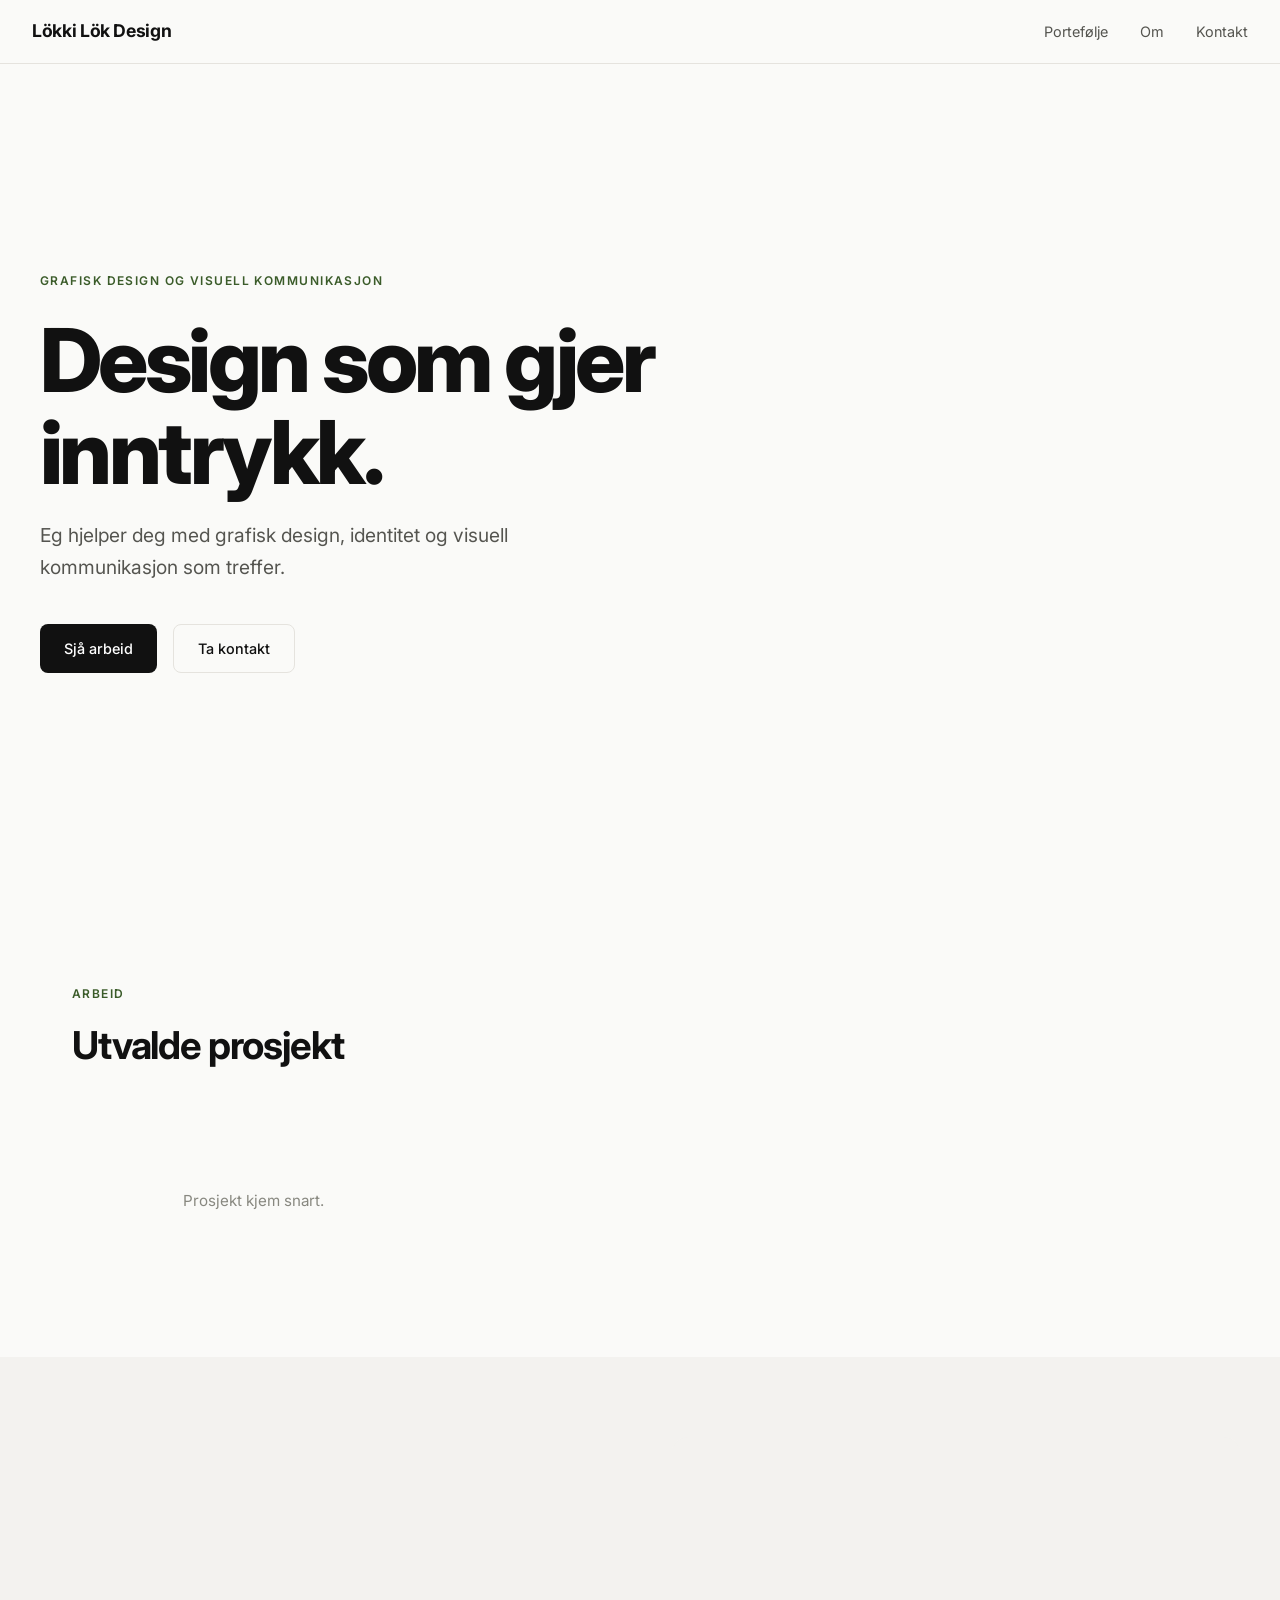
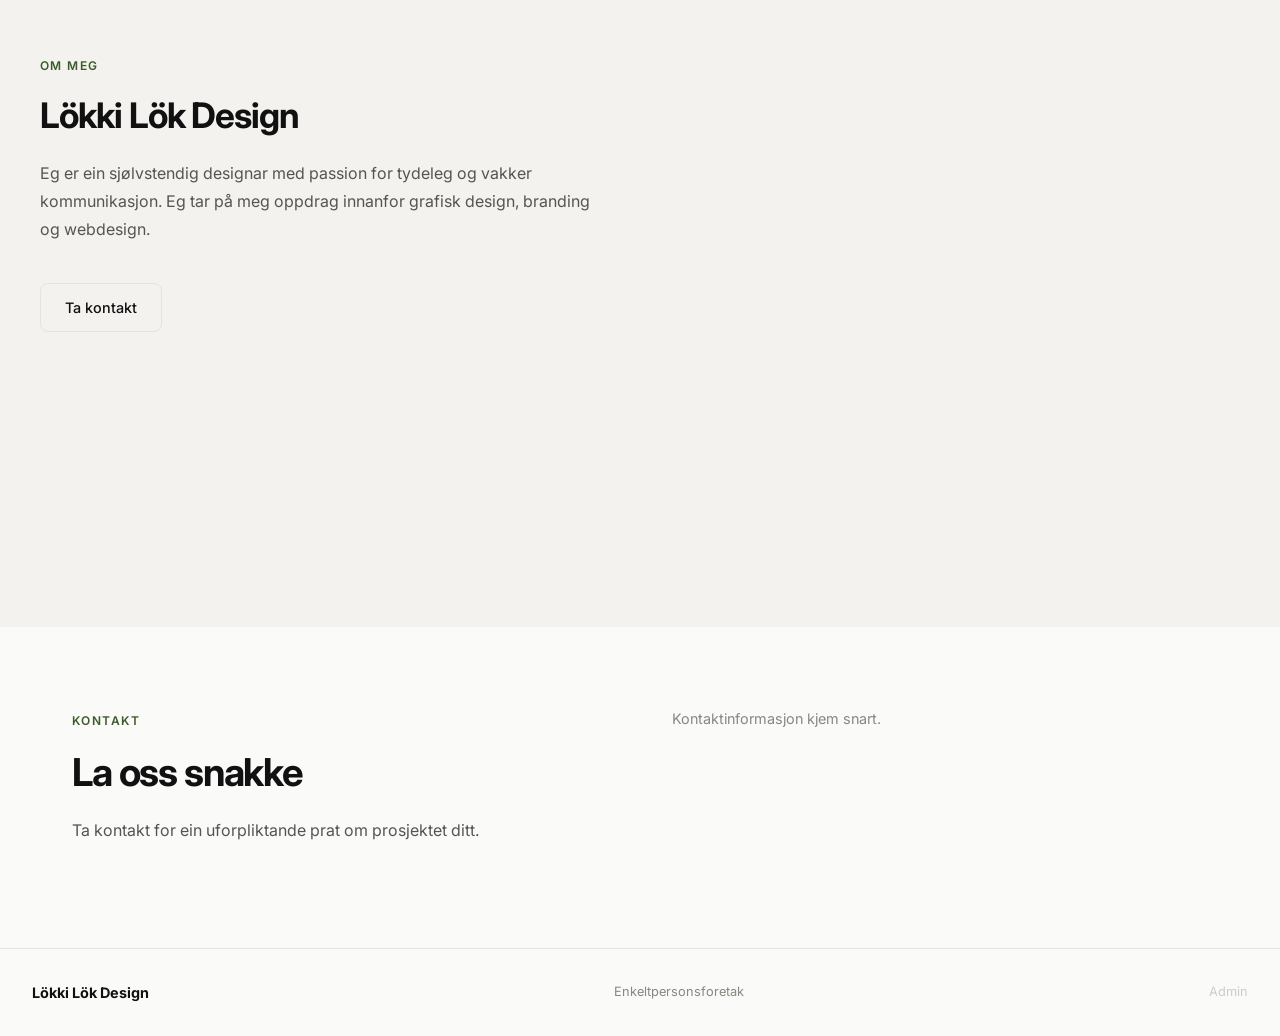
<file: index.html>
<!DOCTYPE html>
<html lang="nn">
<head>
  <meta charset="UTF-8">
  <meta name="viewport" content="width=device-width, initial-scale=1.0">
  <meta name="description" content="Lökki Lök Design – grafisk design og visuell kommunikasjon.">
  <title>Lökki Lök Design</title>
  <link rel="preconnect" href="https://fonts.googleapis.com">
  <link rel="preconnect" href="https://fonts.gstatic.com" crossorigin>
  <link href="https://fonts.googleapis.com/css2?family=Inter:wght@400;500;600;700;800&display=swap" rel="stylesheet">
  <link rel="stylesheet" href="css/style.css">
</head>
<body data-side="forsida">

  <!-- ===== NAVIGASJON ===== -->
  <nav class="nav" role="navigation" aria-label="Hovudnavigasjon">
    <a href="#" class="nav-logo">Lökki Lök Design</a>
    <ul class="nav-lenker" role="list">
      <li><a href="#portefolje">Portefølje</a></li>
      <li><a href="#om">Om</a></li>
      <li><a href="#kontakt">Kontakt</a></li>
    </ul>
  </nav>

  <!-- ===== HERO ===== -->
  <section class="hero" id="topp" aria-labelledby="hero-tittel-heading">
    <div class="hero-innhald">
      <span class="hero-label fade-inn" id="hero-label">Grafisk design og visuell kommunikasjon</span>
      <h1 class="hero-tittel fade-inn" id="hero-tittel">Design som gjer inntrykk.</h1>
      <p class="hero-ingress fade-inn" id="hero-ingress">Eg hjelper deg med grafisk design, identitet og visuell kommunikasjon som treffer.</p>
      <div class="fade-inn" style="display:flex;gap:1rem;flex-wrap:wrap;">
        <a href="#portefolje" class="knapp knapp-primær">Sjå arbeid</a>
        <a href="#kontakt" class="knapp knapp-sekundær">Ta kontakt</a>
      </div>
    </div>
  </section>

  <!-- ===== PORTEFØLJE ===== -->
  <section class="seksjon" id="portefolje" aria-labelledby="portefolje-tittel">
    <div class="seksjon-topp fade-inn">
      <span class="seksjon-label">Arbeid</span>
      <h2 class="seksjon-tittel" id="portefolje-tittel">Utvalde prosjekt</h2>
    </div>
    <div class="prosjekt-grid fade-inn" id="prosjekt-grid" role="list">
      <!-- Fyllt inn av JS -->
    </div>
  </section>

  <!-- ===== OM ===== -->
  <section class="seksjon-full" id="om" aria-labelledby="om-tittel">
    <div class="seksjon-innhald">
      <div class="om-grid">
        <div class="om-tekst fade-inn">
          <span class="seksjon-label">Om meg</span>
          <h2 id="om-tittel">Lökki Lök Design</h2>
          <p id="om-tekst">Eg er ein sjølvstendig designar med passion for tydeleg og vakker kommunikasjon.</p>
          <a href="#kontakt" class="knapp knapp-sekundær" style="margin-top:1.5rem;">Ta kontakt</a>
        </div>
        <div class="om-bilde fade-inn" aria-hidden="true" style="background:var(--grå-lys);border-radius:16px;">
          <!-- Logo eller profilbilde kan leggast til her -->
        </div>
      </div>
    </div>
  </section>

  <!-- ===== KONTAKT ===== -->
  <section class="seksjon" id="kontakt" aria-labelledby="kontakt-tittel">
    <div class="kontakt-wrapper">
      <div class="kontakt-info fade-inn">
        <span class="seksjon-label">Kontakt</span>
        <h2 class="seksjon-tittel" id="kontakt-tittel">La oss snakke</h2>
        <p id="kontakt-ingress">Ta kontakt for ein uforpliktande prat om prosjektet ditt.</p>
      </div>
      <div class="fade-inn" id="kontakt-lenker">
        <!-- Fyllt inn av JS -->
      </div>
    </div>
  </section>

  <!-- ===== FOOTER ===== -->
  <footer role="contentinfo">
    <span class="footer-namn">Lökki Lök Design</span>
    <span class="footer-tekst">Enkeltpersonsforetak</span>
    <a href="admin.html" class="footer-admin" aria-label="Admin-innlogging">Admin</a>
  </footer>

  <script src="js/data.js"></script>
  <script src="js/main.js"></script>
</body>
</html>
</file>
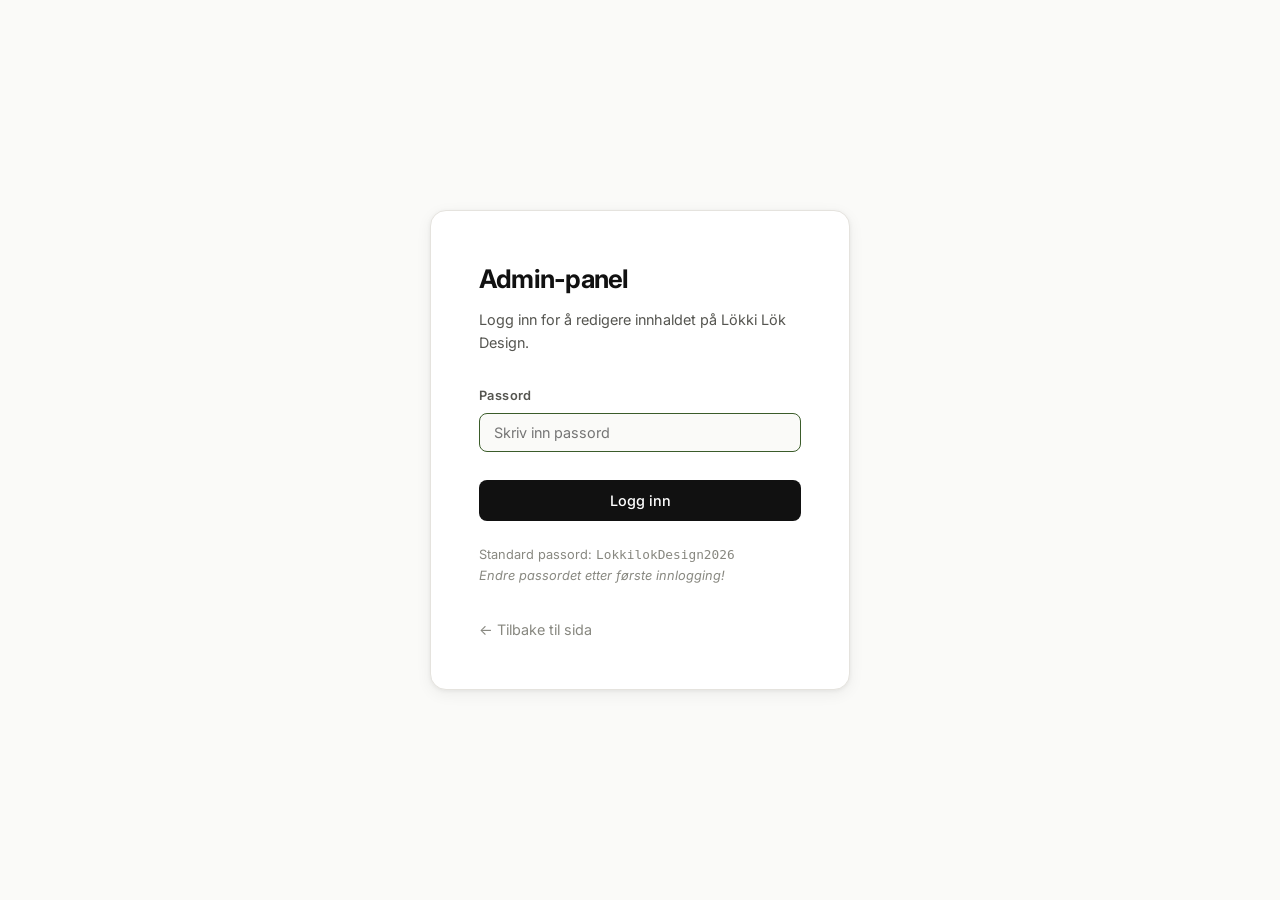
<file: admin.html>
<!DOCTYPE html>
<html lang="nn">
<head>
  <meta charset="UTF-8">
  <meta name="viewport" content="width=device-width, initial-scale=1.0">
  <title>Admin – Lökki Lök Design</title>
  <link rel="preconnect" href="https://fonts.googleapis.com">
  <link rel="preconnect" href="https://fonts.gstatic.com" crossorigin>
  <link href="https://fonts.googleapis.com/css2?family=Inter:wght@400;500;600;700;800&display=swap" rel="stylesheet">
  <link rel="stylesheet" href="css/style.css">
</head>
<body>

  <!-- ===== INNLOGGING ===== -->
  <div id="login-visning" class="admin-login-wrapper" style="display:flex;">
    <div class="admin-login-boks">
      <h1>Admin-panel</h1>
      <p>Logg inn for å redigere innhaldet på Lökki Lök Design.</p>

      <form onsubmit="loggInn(event)" novalidate>
        <div class="form-gruppe">
          <label for="passord-felt">Passord</label>
          <input
            type="password"
            id="passord-felt"
            placeholder="Skriv inn passord"
            autocomplete="current-password"
            required
            autofocus>
        </div>
        <p id="feil-melding" class="feil-melding" role="alert" style="display:none;"></p>
        <button type="submit" class="knapp knapp-primær" style="width:100%;justify-content:center;margin-top:0.5rem;">
          Logg inn
        </button>
      </form>

      <p style="margin-top:1.5rem;font-size:0.8rem;color:var(--grå);">
        Standard passord: <code>LokkilokDesign2026</code><br>
        <em>Endre passordet etter første innlogging!</em>
      </p>

      <a href="index.html" style="display:block;margin-top:1.5rem;font-size:0.9rem;color:var(--grå);">
        ← Tilbake til sida
      </a>
    </div>
  </div>

  <!-- ===== ADMIN-PANEL ===== -->
  <div id="panel-visning" style="display:none;">

    <nav class="admin-nav">
      <span class="admin-nav-tittel">Lökki Lök Design – Admin</span>
      <div style="display:flex;gap:0.75rem;align-items:center;flex-wrap:wrap;">
        <a href="index.html" target="_blank" class="knapp knapp-sekundær" style="padding:0.4rem 0.9rem;font-size:0.82rem;color:#fff;border-color:rgba(255,255,255,0.3);">
          ↗ Sjå sida
        </a>
        <button onclick="eksporterInnhald()" class="knapp knapp-sekundær" style="padding:0.4rem 0.9rem;font-size:0.82rem;color:#fff;border-color:rgba(255,255,255,0.3);" title="Last ned data.js og legg fila i js/-mappa for å publisere">
          ⬇ Eksporter
        </button>
        <button onclick="loggUt()" class="knapp knapp-sekundær" style="padding:0.4rem 0.9rem;font-size:0.82rem;color:#fff;border-color:rgba(255,255,255,0.3);">
          Logg ut
        </button>
      </div>
    </nav>

    <div class="admin-panel">
      <div class="admin-innhald">

        <h1 style="margin-bottom:0.4rem;font-size:1.6rem;letter-spacing:-0.03em;">Rediger innhald</h1>
        <p style="color:var(--grå);margin-bottom:3rem;font-size:0.9rem;">
          Endringar vert lagra i nettlesaren. Klikk «Eksporter» og bytt ut <code>js/data.js</code> for å publisere.
        </p>

        <!-- ===== OM SIDA ===== -->
        <div class="admin-seksjon">
          <h2>Om sida</h2>
          <div id="melding-om" class="melding-ok" role="status">✓ Lagra!</div>

          <div class="grid-2">
            <div class="form-gruppe">
              <label for="om-namn">Namn / firma</label>
              <input type="text" id="om-namn" placeholder="Lökki Lök Design">
            </div>
            <div class="form-gruppe">
              <label for="om-undertittel">Undertittel (f.eks. Enkeltpersonsforetak)</label>
              <input type="text" id="om-undertittel" placeholder="Enkeltpersonsforetak">
            </div>
          </div>

          <div class="form-gruppe">
            <label for="om-hero-label">Liten tekst over tittelen på forsida</label>
            <input type="text" id="om-hero-label" placeholder="Grafisk design og visuell kommunikasjon">
          </div>

          <div class="form-gruppe">
            <label for="om-hero-tittel">Hovudtittel på forsida</label>
            <input type="text" id="om-hero-tittel" placeholder="Design som gjer inntrykk.">
          </div>

          <div class="form-gruppe">
            <label for="om-hero-ingress">Ingress-tekst på forsida</label>
            <textarea id="om-hero-ingress" rows="2" placeholder="Eg hjelper deg med …"></textarea>
          </div>

          <div class="form-gruppe">
            <label for="om-tekst">Om-tekst (under «Om meg»)</label>
            <textarea id="om-tekst" rows="4" placeholder="Eg er ein sjølvstendig designar …"></textarea>
          </div>

          <div class="form-gruppe">
            <label for="om-kontakt-ingress">Ingress i kontaktseksjonen</label>
            <textarea id="om-kontakt-ingress" rows="2" placeholder="Ta kontakt for ein uforpliktande prat …"></textarea>
          </div>

          <div class="grid-2">
            <div class="form-gruppe">
              <label for="om-epost">E-post</label>
              <input type="email" id="om-epost" placeholder="hei@lokkilok.no">
            </div>
            <div class="form-gruppe">
              <label for="om-telefon">Telefon (valfritt)</label>
              <input type="tel" id="om-telefon" placeholder="+47 000 00 000">
            </div>
          </div>

          <div class="form-gruppe">
            <label for="om-instagram">Instagram-brukarnamn (valfritt, utan @)</label>
            <input type="text" id="om-instagram" placeholder="lokkilokdesign">
          </div>

          <button class="knapp knapp-primær" onclick="lagreOm()">Lagre om-informasjon</button>
        </div>

        <!-- ===== PROSJEKT ===== -->
        <div class="admin-seksjon">
          <h2>Prosjekt</h2>
          <div id="melding-prosjekt" class="melding-ok" role="status">✓ Lagra!</div>

          <p style="color:var(--grå);font-size:0.85rem;margin-bottom:1.25rem;">
            Skjulte prosjekt vises ikkje på forsida, men er tilgjengelege via direkte lenke:<br>
            <code>prosjekt.html?id=prosjekt-id</code>
          </p>

          <div id="prosjekt-liste">
            <!-- Fyllt inn av JS -->
          </div>

          <button class="knapp knapp-aksent" style="margin-top:1rem;" onclick="leggTilProsjekt()">
            + Legg til prosjekt
          </button>
        </div>

        <!-- ===== ENDRE PASSORD ===== -->
        <div class="admin-seksjon">
          <h2>Endre passord</h2>
          <p id="melding-passord" class="melding-ok" role="status"></p>

          <div class="grid-2">
            <div class="form-gruppe">
              <label for="nytt-passord">Nytt passord (min. 8 teikn)</label>
              <input type="password" id="nytt-passord" autocomplete="new-password">
            </div>
            <div class="form-gruppe">
              <label for="gjenta-passord">Gjenta passord</label>
              <input type="password" id="gjenta-passord" autocomplete="new-password">
            </div>
          </div>

          <button class="knapp knapp-primær" onclick="endrePassord()">Endre passord</button>
        </div>

        <!-- ===== NULLSTILL ===== -->
        <div class="admin-seksjon">
          <h2>Nullstill innhald</h2>
          <p style="color:var(--grå);font-size:0.9rem;margin-bottom:1rem;">
            Dette slettar alle endringar og tilbakestiller til standardinnhaldet. Kan ikkje angrast.
          </p>
          <button class="knapp knapp-fare" onclick="nullstillInnhald()">
            Nullstill til standardinnhald
          </button>
        </div>

      </div>
    </div>
  </div>

  <script src="js/data.js"></script>
  <script src="js/admin.js"></script>
</body>
</html>
</file>
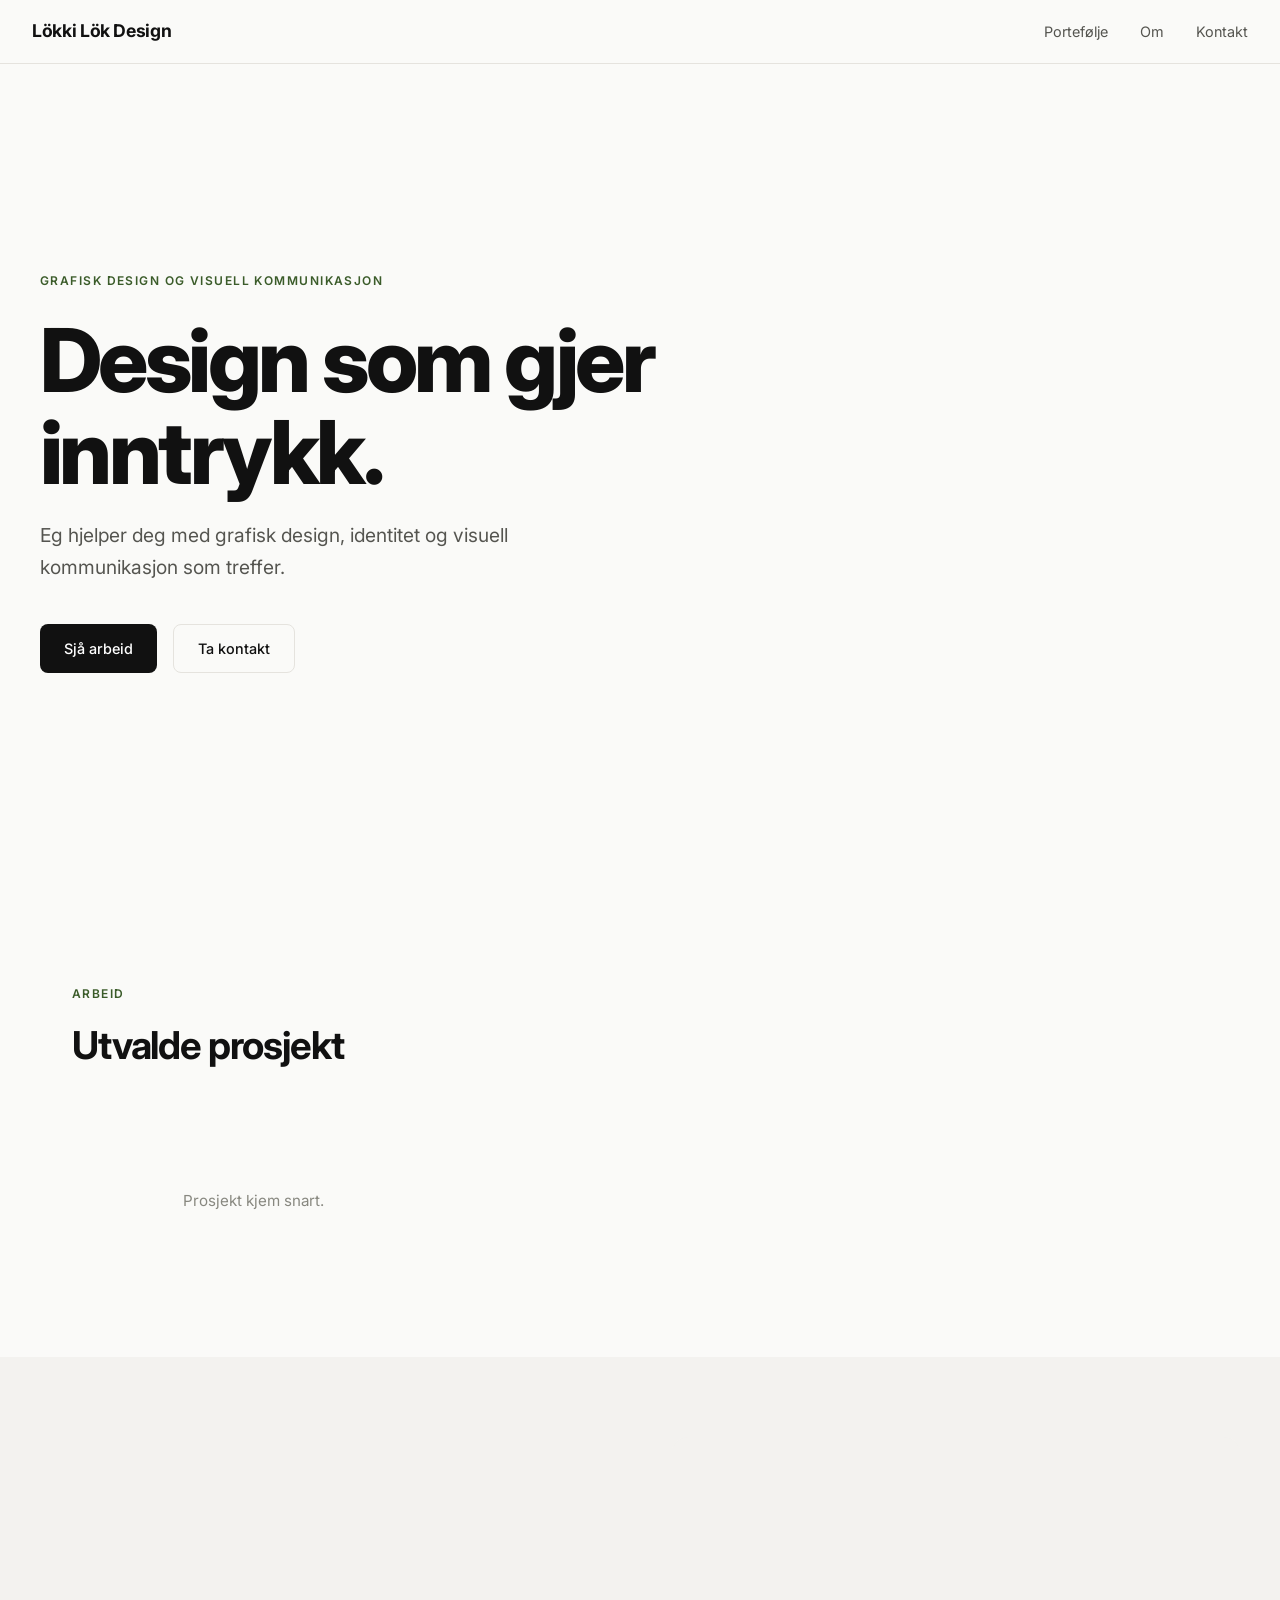
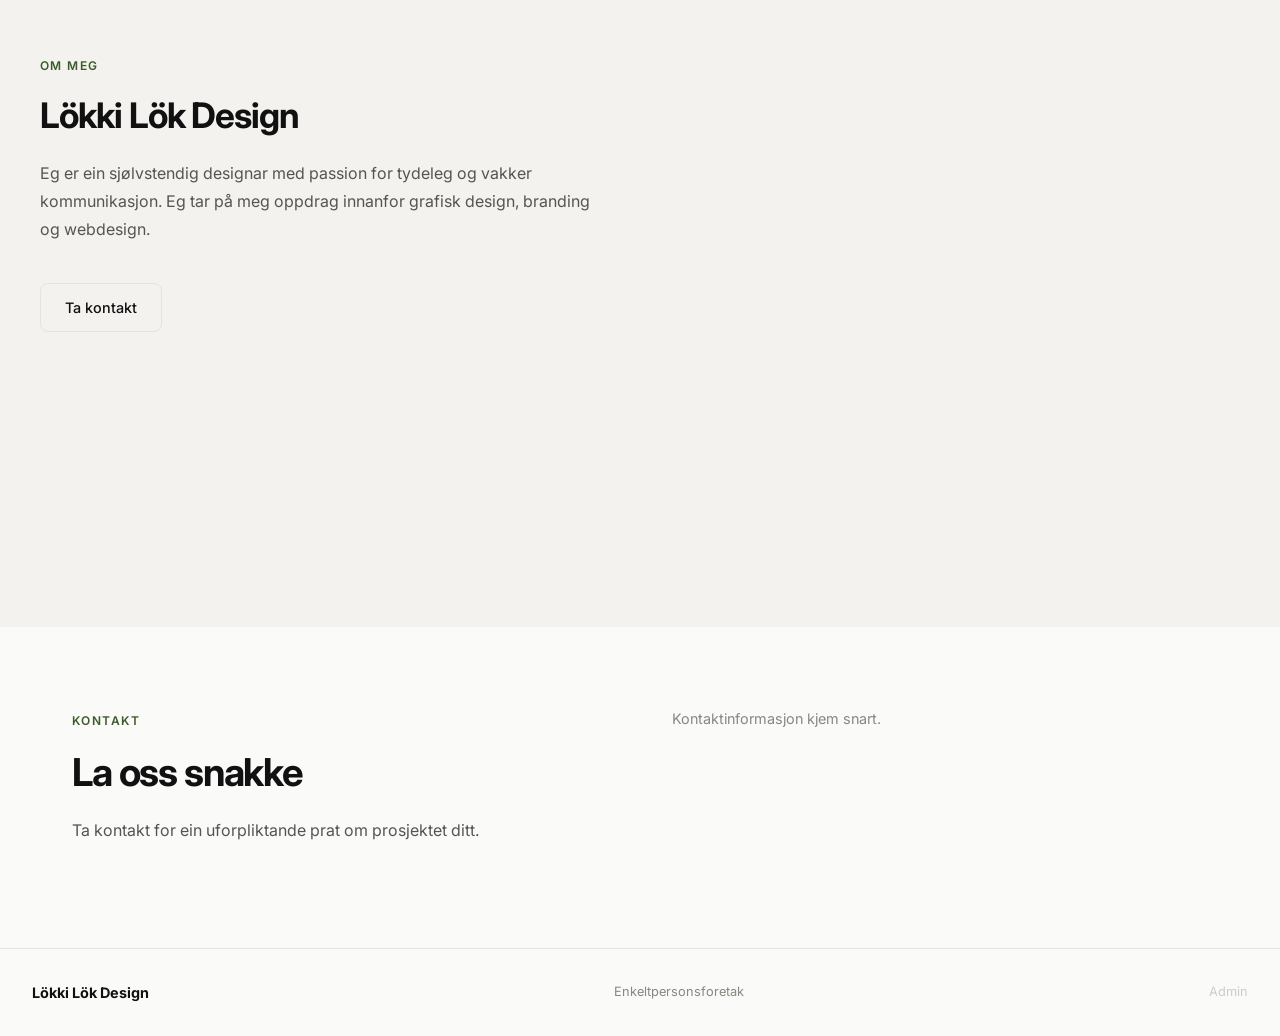
<file: prosjekt.html>
<!DOCTYPE html>
<html lang="nn">
<head>
  <meta charset="UTF-8">
  <meta name="viewport" content="width=device-width, initial-scale=1.0">
  <title>Prosjekt – Lökki Lök Design</title>
  <link rel="preconnect" href="https://fonts.googleapis.com">
  <link rel="preconnect" href="https://fonts.gstatic.com" crossorigin>
  <link href="https://fonts.googleapis.com/css2?family=Inter:wght@400;500;600;700;800&display=swap" rel="stylesheet">
  <link rel="stylesheet" href="css/style.css">
</head>
<body data-side="prosjekt">

  <!-- ===== NAVIGASJON ===== -->
  <nav class="nav" role="navigation" aria-label="Hovudnavigasjon">
    <a href="index.html" class="nav-logo">Lökki Lök Design</a>
    <ul class="nav-lenker" role="list">
      <li><a href="index.html#portefolje">Portefølje</a></li>
      <li><a href="index.html#om">Om</a></li>
      <li><a href="index.html#kontakt">Kontakt</a></li>
    </ul>
  </nav>

  <!-- ===== PROSJEKT-INNHALD ===== -->
  <div id="prosjekt-innhald">

    <div class="prosjekt-hero">
      <a href="index.html#portefolje" class="tilbake-lenke">← Tilbake til portefølje</a>

      <div class="prosjekt-detalj-meta">
        <span class="prosjekt-tag" id="p-kategori"></span>
        <span class="prosjekt-ar" id="p-ar"></span>
      </div>

      <h1 class="prosjekt-detalj-tittel" id="p-tittel">Prosjekt</h1>
      <p class="prosjekt-detalj-ingress" id="p-ingress"></p>

      <div id="p-ekstern-wrapper" style="display:none;margin-bottom:1rem;">
        <a id="p-ekstern-lenke" href="#" target="_blank" rel="noopener" class="knapp knapp-aksent">
          Sjå prosjektet live
          <svg width="14" height="14" fill="none" viewBox="0 0 24 24" stroke="currentColor" stroke-width="2.5" aria-hidden="true">
            <path d="M18 13v6a2 2 0 0 1-2 2H5a2 2 0 0 1-2-2V8a2 2 0 0 1 2-2h6"/>
            <polyline points="15 3 21 3 21 9"/>
            <line x1="10" y1="14" x2="21" y2="3"/>
          </svg>
        </a>
      </div>
    </div>

    <!-- Hovudbilde -->
    <div style="max-width:var(--brei);margin:0 auto;padding:0 2rem;">
      <div class="prosjekt-detalj-bilde" id="p-bilde" aria-hidden="true">
        <!-- Bilde fyllt inn av JS om det finst -->
      </div>
    </div>

    <!-- Tekst -->
    <div class="prosjekt-detalj-innhald">
      <div id="p-tekst"></div>
    </div>

  </div>

  <!-- ===== FOOTER ===== -->
  <footer role="contentinfo">
    <span class="footer-namn">Lökki Lök Design</span>
    <span class="footer-tekst">Enkeltpersonsforetak</span>
    <a href="admin.html" class="footer-admin" aria-label="Admin-innlogging">Admin</a>
  </footer>

  <script src="js/data.js"></script>
  <script src="js/main.js"></script>
</body>
</html>
</file>
<file: css/style.css>
/* ===== VARIABLAR ===== */
:root {
  --kvit: #fafaf8;
  --flate: #ffffff;
  --grå-lys: #f3f2ef;
  --grå-kant: #e5e3de;
  --grå: #888880;
  --grå-mørk: #555550;
  --svart: #111111;
  --aksent: #3b5c2a;
  --aksent-lys: #eaf1e6;
  --font: 'Inter', system-ui, sans-serif;
  --brei: 1200px;
  --normal: 720px;
  --radius: 8px;
  --skygge: 0 1px 4px rgba(0,0,0,0.06), 0 4px 16px rgba(0,0,0,0.06);
}

*, *::before, *::after { box-sizing: border-box; margin: 0; padding: 0; }
html { scroll-behavior: smooth; }

body {
  font-family: var(--font);
  background: var(--kvit);
  color: var(--svart);
  line-height: 1.6;
  -webkit-font-smoothing: antialiased;
}

a { color: inherit; text-decoration: none; }
img { max-width: 100%; display: block; }

/* ===== NAVIGASJON ===== */
.nav {
  position: fixed;
  top: 0; left: 0; right: 0;
  z-index: 100;
  display: flex;
  align-items: center;
  justify-content: space-between;
  padding: 0 2rem;
  height: 64px;
  background: rgba(250,250,248,0.92);
  backdrop-filter: blur(8px);
  border-bottom: 1px solid var(--grå-kant);
}

.nav-logo {
  font-size: 1.1rem;
  font-weight: 700;
  letter-spacing: -0.02em;
  color: var(--svart);
}

.nav-lenker {
  display: flex;
  gap: 2rem;
  list-style: none;
  align-items: center;
}

.nav-lenker a {
  font-size: 0.9rem;
  color: var(--grå-mørk);
  transition: color 0.15s;
}

.nav-lenker a:hover { color: var(--svart); }

/* ===== HERO ===== */
.hero {
  min-height: 100vh;
  display: flex;
  align-items: center;
  padding: 120px 2rem 80px;
}

.hero-innhald {
  max-width: var(--brei);
  margin: 0 auto;
  width: 100%;
}

.hero-label {
  display: inline-block;
  font-size: 0.75rem;
  font-weight: 600;
  letter-spacing: 0.12em;
  text-transform: uppercase;
  color: var(--aksent);
  margin-bottom: 1.5rem;
}

.hero-tittel {
  font-size: clamp(2.5rem, 7vw, 5.5rem);
  font-weight: 800;
  letter-spacing: -0.04em;
  line-height: 1.05;
  margin-bottom: 1.25rem;
  max-width: 14ch;
}

.hero-ingress {
  font-size: clamp(1rem, 2vw, 1.2rem);
  color: var(--grå-mørk);
  max-width: 48ch;
  margin-bottom: 2.5rem;
  line-height: 1.7;
}

/* ===== KNAPPAR ===== */
.knapp {
  display: inline-flex;
  align-items: center;
  gap: 0.5rem;
  padding: 0.75rem 1.5rem;
  border-radius: var(--radius);
  font-family: var(--font);
  font-size: 0.9rem;
  font-weight: 500;
  cursor: pointer;
  border: none;
  transition: all 0.15s;
  text-decoration: none;
}

.knapp-primær {
  background: var(--svart);
  color: #fff;
}
.knapp-primær:hover { background: #333; }

.knapp-sekundær {
  background: transparent;
  color: var(--svart);
  border: 1.5px solid var(--grå-kant);
}
.knapp-sekundær:hover { border-color: var(--svart); }

.knapp-aksent {
  background: var(--aksent);
  color: #fff;
}
.knapp-aksent:hover { background: #2e491f; }

/* ===== SEKSJONAR ===== */
.seksjon {
  padding: 80px 2rem;
  max-width: var(--brei);
  margin: 0 auto;
}

.seksjon-full {
  padding: 80px 2rem;
  background: var(--grå-lys);
}

.seksjon-innhald {
  max-width: var(--brei);
  margin: 0 auto;
}

.seksjon-topp {
  margin-bottom: 3rem;
}

.seksjon-label {
  display: inline-block;
  font-size: 0.75rem;
  font-weight: 600;
  letter-spacing: 0.12em;
  text-transform: uppercase;
  color: var(--aksent);
  margin-bottom: 0.75rem;
}

.seksjon-tittel {
  font-size: clamp(1.6rem, 3vw, 2.4rem);
  font-weight: 700;
  letter-spacing: -0.03em;
  margin-bottom: 0.75rem;
}

.seksjon-ingress {
  font-size: 1.05rem;
  color: var(--grå-mørk);
  max-width: 52ch;
  line-height: 1.7;
}

/* ===== PROSJEKTGRID ===== */
.prosjekt-grid {
  display: grid;
  grid-template-columns: repeat(auto-fill, minmax(340px, 1fr));
  gap: 1.5rem;
}

.prosjekt-kort {
  background: var(--flate);
  border: 1px solid var(--grå-kant);
  border-radius: calc(var(--radius) * 1.5);
  overflow: hidden;
  transition: box-shadow 0.2s, transform 0.2s;
  text-decoration: none;
  color: inherit;
  display: flex;
  flex-direction: column;
}

.prosjekt-kort:hover {
  box-shadow: var(--skygge);
  transform: translateY(-2px);
}

.prosjekt-bilde {
  aspect-ratio: 16/9;
  background: var(--grå-lys);
  overflow: hidden;
}

.prosjekt-bilde img {
  width: 100%;
  height: 100%;
  object-fit: cover;
  transition: transform 0.4s;
}

.prosjekt-kort:hover .prosjekt-bilde img { transform: scale(1.03); }

.prosjekt-bilde-placeholder {
  width: 100%;
  height: 100%;
  display: flex;
  align-items: center;
  justify-content: center;
  font-size: 2.5rem;
  color: var(--grå-kant);
}

.prosjekt-info {
  padding: 1.25rem 1.5rem 1.5rem;
  flex: 1;
  display: flex;
  flex-direction: column;
}

.prosjekt-meta {
  display: flex;
  gap: 0.5rem;
  margin-bottom: 0.6rem;
  flex-wrap: wrap;
}

.prosjekt-tag {
  font-size: 0.7rem;
  font-weight: 600;
  letter-spacing: 0.08em;
  text-transform: uppercase;
  color: var(--aksent);
  background: var(--aksent-lys);
  padding: 0.2rem 0.6rem;
  border-radius: 4px;
}

.prosjekt-ar {
  font-size: 0.75rem;
  color: var(--grå);
  display: flex;
  align-items: center;
}

.prosjekt-tittel {
  font-size: 1.1rem;
  font-weight: 600;
  letter-spacing: -0.01em;
  margin-bottom: 0.5rem;
  line-height: 1.3;
}

.prosjekt-beskriving {
  font-size: 0.9rem;
  color: var(--grå-mørk);
  line-height: 1.6;
  flex: 1;
}

.prosjekt-pil {
  margin-top: 1rem;
  font-size: 0.85rem;
  font-weight: 500;
  color: var(--aksent);
  display: flex;
  align-items: center;
  gap: 0.3rem;
}

/* ===== OM-SEKSJON ===== */
.om-grid {
  display: grid;
  grid-template-columns: 1fr 1fr;
  gap: 4rem;
  align-items: center;
}

@media (max-width: 700px) {
  .om-grid { grid-template-columns: 1fr; gap: 2rem; }
}

.om-tekst h2 {
  font-size: clamp(1.5rem, 3vw, 2.2rem);
  font-weight: 700;
  letter-spacing: -0.03em;
  margin-bottom: 1rem;
}

.om-tekst p {
  color: var(--grå-mørk);
  line-height: 1.75;
  margin-bottom: 1rem;
}

.om-bilde {
  aspect-ratio: 4/5;
  background: var(--grå-lys);
  border-radius: calc(var(--radius) * 2);
  overflow: hidden;
}

.om-bilde img {
  width: 100%;
  height: 100%;
  object-fit: cover;
}

/* ===== KONTAKT ===== */
.kontakt-wrapper {
  display: grid;
  grid-template-columns: 1fr 1fr;
  gap: 4rem;
  align-items: start;
}

@media (max-width: 700px) {
  .kontakt-wrapper { grid-template-columns: 1fr; gap: 2rem; }
}

.kontakt-info p {
  color: var(--grå-mørk);
  line-height: 1.75;
  margin-bottom: 1.5rem;
}

.kontakt-lenke {
  display: flex;
  align-items: center;
  gap: 0.75rem;
  padding: 1rem 1.25rem;
  background: var(--flate);
  border: 1px solid var(--grå-kant);
  border-radius: var(--radius);
  margin-bottom: 0.75rem;
  transition: border-color 0.15s, box-shadow 0.15s;
  color: var(--svart);
}

.kontakt-lenke:hover {
  border-color: var(--svart);
  box-shadow: var(--skygge);
}

.kontakt-lenke-ikon {
  font-size: 1.2rem;
  flex-shrink: 0;
}

.kontakt-lenke-tekst small {
  display: block;
  font-size: 0.7rem;
  text-transform: uppercase;
  letter-spacing: 0.08em;
  color: var(--grå);
  margin-bottom: 0.15rem;
}

.kontakt-lenke-tekst span {
  font-size: 0.9rem;
  font-weight: 500;
}

/* ===== FOOTER ===== */
footer {
  border-top: 1px solid var(--grå-kant);
  padding: 2rem;
  display: flex;
  align-items: center;
  justify-content: space-between;
  gap: 1rem;
  flex-wrap: wrap;
}

.footer-namn {
  font-weight: 700;
  font-size: 0.9rem;
}

.footer-tekst {
  font-size: 0.8rem;
  color: var(--grå);
}

.footer-admin {
  font-size: 0.8rem;
  color: var(--grå);
  opacity: 0.4;
  transition: opacity 0.15s;
}

.footer-admin:hover { opacity: 1; }

/* ===== PROSJEKT-DETALJSIDE ===== */
.prosjekt-hero {
  padding: 120px 2rem 60px;
  max-width: var(--normal);
  margin: 0 auto;
}

.tilbake-lenke {
  display: inline-flex;
  align-items: center;
  gap: 0.5rem;
  font-size: 0.85rem;
  color: var(--grå-mørk);
  margin-bottom: 2.5rem;
  transition: color 0.15s;
}
.tilbake-lenke:hover { color: var(--svart); }

.prosjekt-detalj-meta {
  display: flex;
  gap: 0.75rem;
  flex-wrap: wrap;
  margin-bottom: 1.25rem;
}

.prosjekt-detalj-tittel {
  font-size: clamp(1.8rem, 5vw, 3rem);
  font-weight: 800;
  letter-spacing: -0.04em;
  line-height: 1.1;
  margin-bottom: 1.25rem;
}

.prosjekt-detalj-ingress {
  font-size: 1.1rem;
  color: var(--grå-mørk);
  line-height: 1.75;
  max-width: 52ch;
  margin-bottom: 2rem;
}

.prosjekt-detalj-bilde {
  width: 100%;
  max-width: var(--brei);
  margin: 0 auto;
  aspect-ratio: 16/9;
  background: var(--grå-lys);
  border-radius: calc(var(--radius) * 2);
  overflow: hidden;
  margin-bottom: 4rem;
}

.prosjekt-detalj-bilde img {
  width: 100%;
  height: 100%;
  object-fit: cover;
}

.prosjekt-detalj-innhald {
  max-width: var(--normal);
  margin: 0 auto;
  padding: 0 2rem 80px;
}

.prosjekt-detalj-innhald p {
  color: var(--grå-mørk);
  line-height: 1.8;
  margin-bottom: 1.25rem;
  font-size: 1.05rem;
}

/* ===== ADMIN ===== */
.admin-login-wrapper {
  min-height: 100vh;
  display: flex;
  align-items: center;
  justify-content: center;
  padding: 2rem;
  background: var(--kvit);
}

.admin-login-boks {
  background: var(--flate);
  border: 1px solid var(--grå-kant);
  border-radius: calc(var(--radius) * 2);
  padding: 3rem;
  width: 100%;
  max-width: 420px;
  box-shadow: var(--skygge);
}

.admin-login-boks h1 {
  font-size: 1.6rem;
  font-weight: 700;
  letter-spacing: -0.03em;
  margin-bottom: 0.5rem;
}

.admin-login-boks p {
  color: var(--grå-mørk);
  font-size: 0.9rem;
  margin-bottom: 2rem;
}

.admin-nav {
  position: sticky;
  top: 0;
  z-index: 100;
  display: flex;
  align-items: center;
  justify-content: space-between;
  padding: 0 2rem;
  height: 60px;
  background: var(--svart);
  color: #fff;
  gap: 1rem;
}

.admin-nav-tittel {
  font-weight: 600;
  font-size: 0.9rem;
}

.admin-panel {
  min-height: 100vh;
  background: var(--kvit);
  padding: 2rem;
}

.admin-innhald {
  max-width: 820px;
  margin: 0 auto;
  padding: 2rem 0;
}

.admin-seksjon {
  background: var(--flate);
  border: 1px solid var(--grå-kant);
  border-radius: calc(var(--radius) * 1.5);
  padding: 2rem;
  margin-bottom: 2rem;
}

.admin-seksjon h2 {
  font-size: 1.1rem;
  font-weight: 600;
  margin-bottom: 1.5rem;
}

.form-gruppe {
  margin-bottom: 1.25rem;
}

.form-gruppe label {
  display: block;
  font-size: 0.8rem;
  font-weight: 600;
  color: var(--grå-mørk);
  margin-bottom: 0.4rem;
  letter-spacing: 0.03em;
}

.form-gruppe input,
.form-gruppe textarea,
.form-gruppe select {
  width: 100%;
  padding: 0.65rem 0.9rem;
  font-family: var(--font);
  font-size: 0.9rem;
  border: 1.5px solid var(--grå-kant);
  border-radius: var(--radius);
  background: var(--kvit);
  color: var(--svart);
  transition: border-color 0.15s;
  outline: none;
}

.form-gruppe input:focus,
.form-gruppe textarea:focus,
.form-gruppe select:focus {
  border-color: var(--aksent);
}

.form-gruppe textarea { resize: vertical; min-height: 80px; }

.grid-2 {
  display: grid;
  grid-template-columns: 1fr 1fr;
  gap: 1rem;
}

@media (max-width: 600px) {
  .grid-2 { grid-template-columns: 1fr; }
}

.melding-ok {
  font-size: 0.8rem;
  font-weight: 600;
  color: var(--aksent);
  background: var(--aksent-lys);
  padding: 0.4rem 0.8rem;
  border-radius: var(--radius);
  margin-bottom: 1.25rem;
  display: none;
}

.feil-melding {
  font-size: 0.85rem;
  color: #c0392b;
  background: #fde8e7;
  padding: 0.4rem 0.8rem;
  border-radius: var(--radius);
  margin-top: 0.5rem;
}

/* Prosjekt-rad i admin */
.prosjekt-rad {
  border: 1.5px solid var(--grå-kant);
  border-radius: var(--radius);
  padding: 1.25rem;
  margin-bottom: 1rem;
  position: relative;
}

.prosjekt-rad.skjult {
  opacity: 0.55;
  border-style: dashed;
}

.prosjekt-rad-topp {
  display: flex;
  align-items: flex-start;
  justify-content: space-between;
  gap: 1rem;
  margin-bottom: 1rem;
}

.prosjekt-rad-tittel {
  font-weight: 600;
  font-size: 0.95rem;
}

.prosjekt-rad-meta {
  font-size: 0.8rem;
  color: var(--grå);
}

.prosjekt-rad-knappar {
  display: flex;
  gap: 0.5rem;
  flex-shrink: 0;
  flex-wrap: wrap;
}

.prosjekt-rad-form {
  display: none;
  margin-top: 1rem;
  padding-top: 1rem;
  border-top: 1px solid var(--grå-kant);
}

.prosjekt-rad-form.open { display: block; }

.synleg-toggle {
  display: flex;
  align-items: center;
  gap: 0.6rem;
  font-size: 0.85rem;
  cursor: pointer;
  user-select: none;
}

.synleg-badge {
  font-size: 0.7rem;
  font-weight: 600;
  padding: 0.2rem 0.5rem;
  border-radius: 4px;
  letter-spacing: 0.05em;
}

.synleg-badge.synleg {
  background: var(--aksent-lys);
  color: var(--aksent);
}

.synleg-badge.skjult {
  background: var(--grå-lys);
  color: var(--grå-mørk);
}

.knapp-liten {
  padding: 0.35rem 0.7rem;
  font-size: 0.78rem;
}

.knapp-fare {
  background: rgba(192,57,43,0.07);
  color: #c0392b;
  border: 1px solid rgba(192,57,43,0.2);
}
.knapp-fare:hover {
  background: rgba(192,57,43,0.12);
  border-color: rgba(192,57,43,0.4);
}

/* Tom portefølje-melding */
.tom-melding {
  text-align: center;
  padding: 4rem 2rem;
  color: var(--grå);
  font-size: 0.95rem;
}

/* Fade-inn animasjon */
.fade-inn {
  opacity: 0;
  transform: translateY(20px);
  transition: opacity 0.5s, transform 0.5s;
}

.fade-inn.synleg {
  opacity: 1;
  transform: none;
}

/* ===== RESPONSIV ===== */
@media (max-width: 700px) {
  .nav { padding: 0 1rem; }
  .hero { padding: 100px 1.25rem 60px; }
  .seksjon { padding: 60px 1.25rem; }
  .seksjon-full { padding: 60px 1.25rem; }
  .prosjekt-grid { grid-template-columns: 1fr; }
  .admin-panel { padding: 1rem; }
  .admin-seksjon { padding: 1.5rem; }
  .prosjekt-hero { padding: 100px 1.25rem 40px; }
  .prosjekt-detalj-innhald { padding: 0 1.25rem 60px; }
  footer { padding: 1.5rem 1.25rem; }
}
</file>
